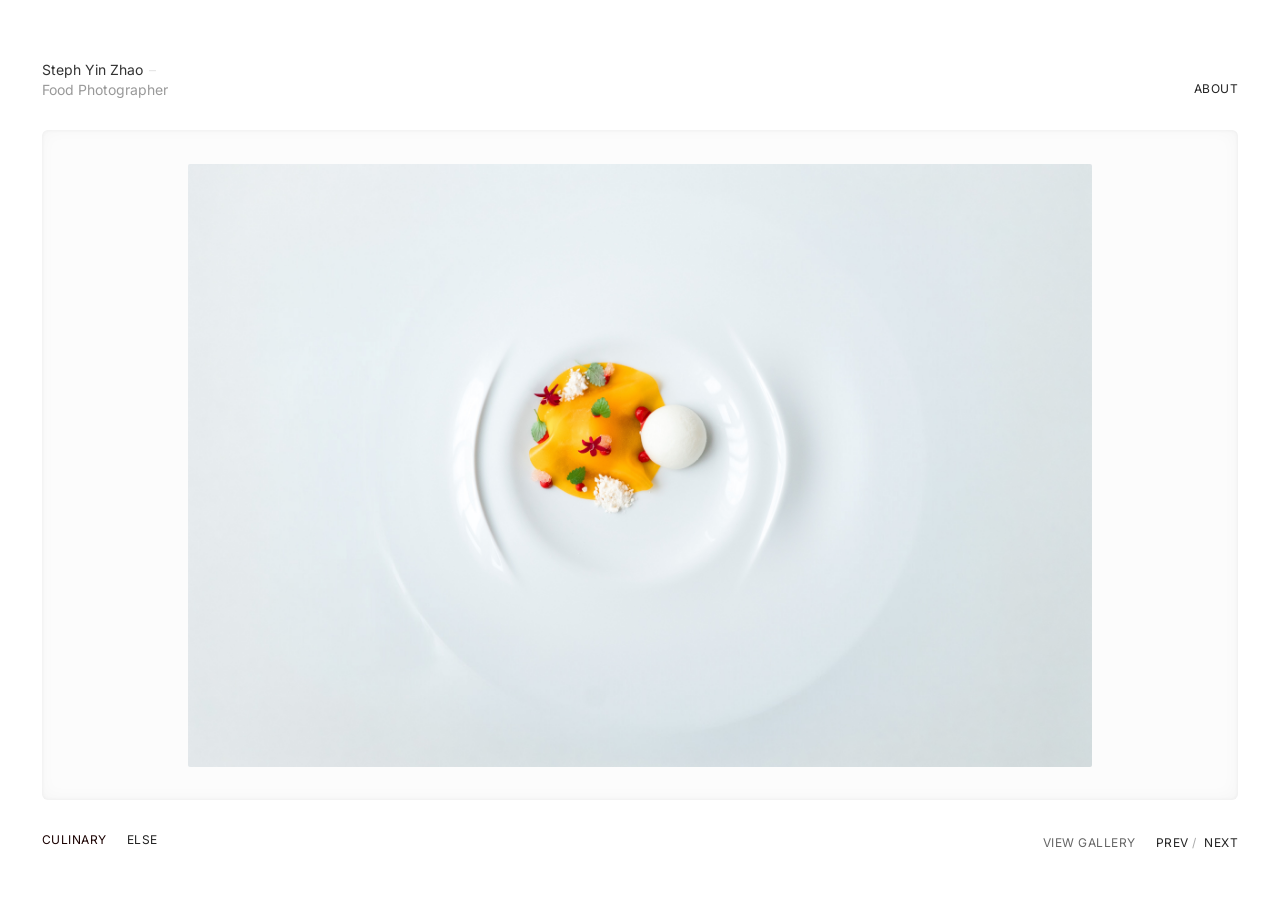
<file: index.html>
<!DOCTYPE html>
<html lang="en">
<head>
<meta charset="utf-8">
<title>steph.photo</title>
<meta name="viewport" content="width=device-width, initial-scale=1">
<link rel="icon" href="favicon.svg" type="image/svg+xml">
<!-- Proxima Nova: paste your Adobe Fonts embed here -->
<link rel="stylesheet" href="css/site.css?v=21">
</head>
<body class="gallery-page culinary-gallery">
<div id="canvas">
  <header id="header">
    <div id="logo">
      <h1 class="site-title"><a href="index.html"><span class="wm-name">Steph Yin Zhao</span> <span class="wm-dash">–</span> <span class="wm-role">Food Photographer</span></a></h1>
    </div>
    <input type="checkbox" id="menu-toggle" class="menu-toggle" aria-label="Toggle menu">
    <label for="menu-toggle" id="mobileMenuLink">Menu</label>
    <nav id="mobileNav" aria-label="Menu">
      <a href="graphs-food/">culinary</a>
      <a href="graphs-this-too/">else</a>
      <a href="about/">about</a>
    </nav>
    <nav id="mainNavigation" aria-label="Galleries"><a href="graphs-food/" class="active-link">culinary</a><a href="graphs-this-too/">else</a></nav>
    <nav id="secondaryNavigation" aria-label="Secondary"><a href="about/">about</a></nav>
  </header>
  <main id="page">
    <div id="galleryWrapper">
      <div id="slideshowWrapper">
        <div id="slideshow">
      <div class="slide"><img src="assets/culinary/00-image.jpg" alt="image.jpg"></div>
      <div class="slide"><img src="assets/culinary/01-20190830-IMG_9976.jpg" alt="20190830-IMG_9976.jpg"></div>
      <div class="slide"><img src="assets/culinary/02-IMG_0276.jpg" alt="IMG_0276.jpg"></div>
      <div class="slide"><img data-src="assets/culinary/03-IMG_0256.jpg" alt="IMG_0256.jpg"></div>
      <div class="slide"><img data-src="assets/culinary/04-TemporisTruffles-10.jpg" alt="TemporisTruffles-10.jpg"></div>
      <div class="slide"><img data-src="assets/culinary/05-20180816-IMG_0549.jpg" alt="20180816-IMG_0549.jpg"></div>
      <div class="slide"><img data-src="assets/culinary/06-20190815-IMG_9497.jpg" alt="20190815-IMG_9497.jpg"></div>
      <div class="slide"><img data-src="assets/culinary/13-20190815-IMG_9484.jpg" alt="20190815-IMG_9484.jpg"></div>
      <div class="slide"><img data-src="assets/culinary/07-20190523-_DSC8091-1.jpg" alt="20190523-_DSC8091-1.jpg"></div>
      <div class="slide"><img data-src="assets/culinary/08-20190228-_DSC9189.jpg" alt="20190228-_DSC9189.jpg"></div>
      <div class="slide"><img data-src="assets/culinary/09-20190815-IMG_9589.jpg" alt="20190815-IMG_9589.jpg"></div>
      <div class="slide"><img data-src="assets/culinary/10-20190703-_DSC8397.jpg" alt="20190703-_DSC8397.jpg"></div>
      <div class="slide"><img data-src="assets/culinary/11-20190711-IMG_9273.jpg" alt="20190711-IMG_9273.jpg"></div>
      <div class="slide"><img data-src="assets/culinary/12-20190711-_DSC8636.jpg" alt="20190711-_DSC8636.jpg"></div>
      <div class="slide"><img data-src="assets/culinary/14-IMG_0009-2.jpg" alt="IMG_0009-2.jpg"></div>
      <div class="slide"><img data-src="assets/culinary/15-20171005-IMG_9575-1.jpg" alt="20171005-IMG_9575-1.jpg"></div>
      <div class="slide"><img data-src="assets/culinary/16-20171005-IMG_9577-2.jpg" alt="20171005-IMG_9577-2.jpg"></div>
      <div class="slide"><img data-src="assets/culinary/17-20190329-_DSC9744.jpg" alt="20190329-_DSC9744.jpg"></div>
      <div class="slide"><img data-src="assets/culinary/18-20171005-IMG_9533.jpg" alt="20171005-IMG_9533.jpg"></div>
      <div class="slide"><img data-src="assets/culinary/19-20171005-IMG_9540-1.jpg" alt="20171005-IMG_9540-1.jpg"></div>
      <div class="slide"><img data-src="assets/culinary/20-20171005-IMG_9518.jpg" alt="20171005-IMG_9518.jpg"></div>
      <div class="slide"><img data-src="assets/culinary/21-Caviar2.jpg" alt="Caviar2.jpg"></div>
      <div class="slide"><img data-src="assets/culinary/22-Caviar4.jpg" alt="Caviar4.jpg"></div>
      <div class="slide"><img data-src="assets/culinary/23-Uni5.jpg" alt="Uni5.jpg"></div>
      <div class="slide"><img data-src="assets/culinary/24-Uni3.jpg" alt="Uni3.jpg"></div>
      <div class="slide"><img data-src="assets/culinary/25-TemporisFav-22.jpg" alt="TemporisFav-22.jpg"></div>
      <div class="slide"><img data-src="assets/culinary/26-Copy-of-TemporisFav-24-1.jpg" alt="Copy-of-TemporisFav-24-1.jpg"></div>
      <div class="slide"><img data-src="assets/culinary/27-TemporisFav-39-1.jpg" alt="TemporisFav-39-1.jpg"></div>
      <div class="slide"><img data-src="assets/culinary/28-TemporisFav-30-1.jpg" alt="TemporisFav-30-1.jpg"></div>
      <div class="slide"><img data-src="assets/culinary/29-_DSC9399.jpg" alt="_DSC9399.jpg"></div>
      <div class="slide"><img data-src="assets/culinary/30-20190512-_DSC0030.jpg" alt="20190512-_DSC0030.jpg"></div>
      <div class="slide"><img data-src="assets/culinary/31-20181123-_DSC7887.jpg" alt="20181123-_DSC7887.jpg"></div>
      <div class="slide"><img data-src="assets/culinary/33-20171005-IMG_9684-2.jpg" alt="20171005-IMG_9684-2.jpg"></div>
      <div class="slide"><img data-src="assets/culinary/34-20190830-IMG_9940.jpg" alt="20190830-IMG_9940.jpg"></div>
      <div class="slide"><img data-src="assets/culinary/38-20190703-_DSC8378.jpg" alt="20190703-_DSC8378.jpg"></div>
      <div class="slide"><img data-src="assets/culinary/37-IMG_0250.jpg" alt="IMG_0250.jpg"></div>
        </div>
        <div class="overlay-controls left-control"></div>
        <div class="overlay-controls center-control thumbnail-toggle" title="view thumbnails"></div>
        <div class="overlay-controls right-control"></div>
      </div>
      <div class="meta">
        <div class="gallery-controls" id="simpleControls"><span class="control prev-slide">prev</span> / <span class="control next-slide">next</span></div>
        <div class="thumbnail-toggle">view gallery</div>
      </div>
      <div id="thumbnails">
        <div class="thumb-col">
          <div class="thumb" data-slide="0"><img src="assets/culinary/00-image.jpg" loading="lazy" alt="image.jpg"></div>
          <div class="thumb" data-slide="3"><img src="assets/culinary/03-IMG_0256.jpg" loading="lazy" alt="IMG_0256.jpg"></div>
          <div class="thumb" data-slide="6"><img src="assets/culinary/06-20190815-IMG_9497.jpg" loading="lazy" alt="20190815-IMG_9497.jpg"></div>
          <div class="thumb" data-slide="9"><img src="assets/culinary/08-20190228-_DSC9189.jpg" loading="lazy" alt="20190228-_DSC9189.jpg"></div>
          <div class="thumb" data-slide="12"><img src="assets/culinary/11-20190711-IMG_9273.jpg" loading="lazy" alt="20190711-IMG_9273.jpg"></div>
          <div class="thumb" data-slide="15"><img src="assets/culinary/15-20171005-IMG_9575-1.jpg" loading="lazy" alt="20171005-IMG_9575-1.jpg"></div>
          <div class="thumb" data-slide="18"><img src="assets/culinary/18-20171005-IMG_9533.jpg" loading="lazy" alt="20171005-IMG_9533.jpg"></div>
          <div class="thumb" data-slide="21"><img src="assets/culinary/21-Caviar2.jpg" loading="lazy" alt="Caviar2.jpg"></div>
          <div class="thumb" data-slide="24"><img src="assets/culinary/24-Uni3.jpg" loading="lazy" alt="Uni3.jpg"></div>
          <div class="thumb" data-slide="27"><img src="assets/culinary/27-TemporisFav-39-1.jpg" loading="lazy" alt="TemporisFav-39-1.jpg"></div>
          <div class="thumb" data-slide="30"><img src="assets/culinary/30-20190512-_DSC0030.jpg" loading="lazy" alt="20190512-_DSC0030.jpg"></div>
          <div class="thumb" data-slide="33"><img src="assets/culinary/34-20190830-IMG_9940.jpg" loading="lazy" alt="20190830-IMG_9940.jpg"></div>
        </div>
        <div class="thumb-col">
          <div class="thumb" data-slide="1"><img src="assets/culinary/01-20190830-IMG_9976.jpg" loading="lazy" alt="20190830-IMG_9976.jpg"></div>
          <div class="thumb" data-slide="4"><img src="assets/culinary/04-TemporisTruffles-10.jpg" loading="lazy" alt="TemporisTruffles-10.jpg"></div>
          <div class="thumb" data-slide="7"><img src="assets/culinary/13-20190815-IMG_9484.jpg" loading="lazy" alt="20190815-IMG_9484.jpg"></div>
          <div class="thumb" data-slide="10"><img src="assets/culinary/09-20190815-IMG_9589.jpg" loading="lazy" alt="20190815-IMG_9589.jpg"></div>
          <div class="thumb" data-slide="13"><img src="assets/culinary/12-20190711-_DSC8636.jpg" loading="lazy" alt="20190711-_DSC8636.jpg"></div>
          <div class="thumb" data-slide="16"><img src="assets/culinary/16-20171005-IMG_9577-2.jpg" loading="lazy" alt="20171005-IMG_9577-2.jpg"></div>
          <div class="thumb" data-slide="19"><img src="assets/culinary/19-20171005-IMG_9540-1.jpg" loading="lazy" alt="20171005-IMG_9540-1.jpg"></div>
          <div class="thumb" data-slide="22"><img src="assets/culinary/22-Caviar4.jpg" loading="lazy" alt="Caviar4.jpg"></div>
          <div class="thumb" data-slide="25"><img src="assets/culinary/25-TemporisFav-22.jpg" loading="lazy" alt="TemporisFav-22.jpg"></div>
          <div class="thumb" data-slide="28"><img src="assets/culinary/28-TemporisFav-30-1.jpg" loading="lazy" alt="TemporisFav-30-1.jpg"></div>
          <div class="thumb" data-slide="31"><img src="assets/culinary/31-20181123-_DSC7887.jpg" loading="lazy" alt="20181123-_DSC7887.jpg"></div>
          <div class="thumb" data-slide="34"><img src="assets/culinary/38-20190703-_DSC8378.jpg" loading="lazy" alt="20190703-_DSC8378.jpg"></div>
        </div>
        <div class="thumb-col">
          <div class="thumb" data-slide="2"><img src="assets/culinary/02-IMG_0276.jpg" loading="lazy" alt="IMG_0276.jpg"></div>
          <div class="thumb" data-slide="5"><img src="assets/culinary/05-20180816-IMG_0549.jpg" loading="lazy" alt="20180816-IMG_0549.jpg"></div>
          <div class="thumb" data-slide="8"><img src="assets/culinary/07-20190523-_DSC8091-1.jpg" loading="lazy" alt="20190523-_DSC8091-1.jpg"></div>
          <div class="thumb" data-slide="11"><img src="assets/culinary/10-20190703-_DSC8397.jpg" loading="lazy" alt="20190703-_DSC8397.jpg"></div>
          <div class="thumb" data-slide="14"><img src="assets/culinary/14-IMG_0009-2.jpg" loading="lazy" alt="IMG_0009-2.jpg"></div>
          <div class="thumb" data-slide="17"><img src="assets/culinary/17-20190329-_DSC9744.jpg" loading="lazy" alt="20190329-_DSC9744.jpg"></div>
          <div class="thumb" data-slide="20"><img src="assets/culinary/20-20171005-IMG_9518.jpg" loading="lazy" alt="20171005-IMG_9518.jpg"></div>
          <div class="thumb" data-slide="23"><img src="assets/culinary/23-Uni5.jpg" loading="lazy" alt="Uni5.jpg"></div>
          <div class="thumb" data-slide="26"><img src="assets/culinary/26-Copy-of-TemporisFav-24-1.jpg" loading="lazy" alt="Copy-of-TemporisFav-24-1.jpg"></div>
          <div class="thumb" data-slide="29"><img src="assets/culinary/29-_DSC9399.jpg" loading="lazy" alt="_DSC9399.jpg"></div>
          <div class="thumb" data-slide="32"><img src="assets/culinary/33-20171005-IMG_9684-2.jpg" loading="lazy" alt="20171005-IMG_9684-2.jpg"></div>
          <div class="thumb" data-slide="35"><img src="assets/culinary/37-IMG_0250.jpg" loading="lazy" alt="IMG_0250.jpg"></div>
        </div>
      </div>
    </div>
  </main>
</div>
<script src="js/gallery.js?v=9"></script>
</body>
</html>
</file>
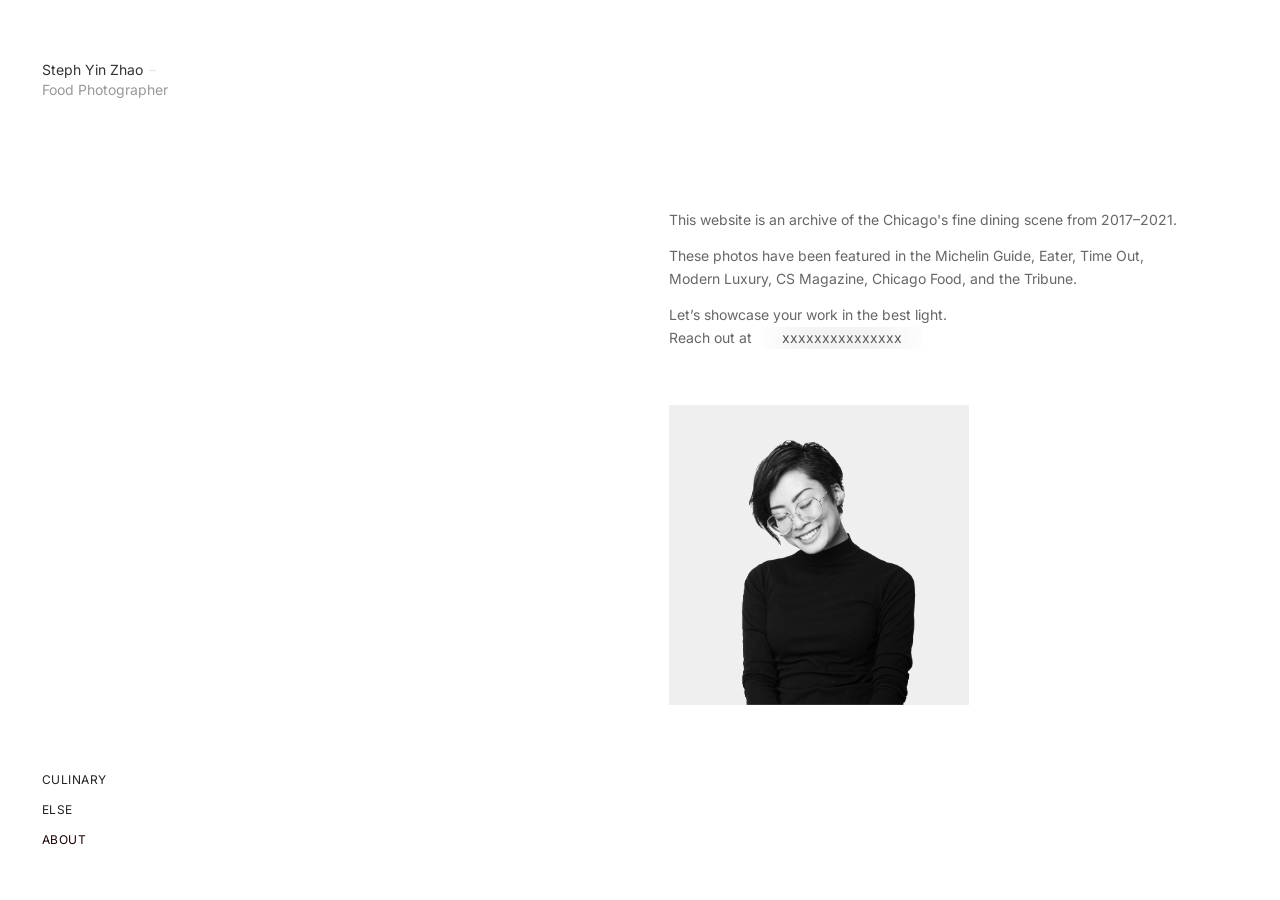
<file: about/index.html>
<!DOCTYPE html>
<html lang="en">
<head>
<meta charset="utf-8">
<title>steph.photo</title>
<meta name="viewport" content="width=device-width, initial-scale=1">
<link rel="icon" href="../favicon.svg" type="image/svg+xml">
<!-- Proxima Nova: paste your Adobe Fonts embed here -->
<link rel="stylesheet" href="../css/site.css?v=17">
</head>
<body class="text-page">
<div id="canvas">
  <header id="header">
    <div id="logo">
      <h1 class="site-title"><a href="../index.html"><span class="wm-name">Steph Yin Zhao</span> <span class="wm-dash">–</span> <span class="wm-role">Food Photographer</span></a></h1>
    </div>
    <input type="checkbox" id="menu-toggle" class="menu-toggle" aria-label="Toggle menu">
    <label for="menu-toggle" id="mobileMenuLink">Menu</label>
    <nav id="mobileNav" aria-label="Menu">
      <a href="../graphs-food/">culinary</a>
      <a href="../graphs-this-too/">else</a>
      <a href="../about/">about</a>
    </nav>
    <nav id="mainNavigation" aria-label="Galleries"><a href="../graphs-food/">culinary</a><a href="../graphs-this-too/">else</a></nav>
    <nav id="secondaryNavigation" aria-label="Secondary"><a href="../about/" class="active-link">about</a></nav>
  </header>
  <main id="page">
    <div class="main-content">
      <p>This website is an archive of the Chicago's fine dining scene from <span class="nowrap">2017–2021</span>.</p>
      <p>These photos have been featured in the Michelin Guide, Eater, Time Out, Modern Luxury, CS Magazine, Chicago Food, and the Tribune.</p>
      <p>Let’s showcase your work in the best light.<br>Reach out at <span class="redact" aria-hidden="true">xxxxxxxxxxxxxxx<span class="redact-blur"></span></span></p>
      <div class="portrait"><img src="../assets/about/yinzhao.jpg" alt="Steph Yin Zhao"></div>
    </div>
  </main>
</div>
</body>
</html>
</file>
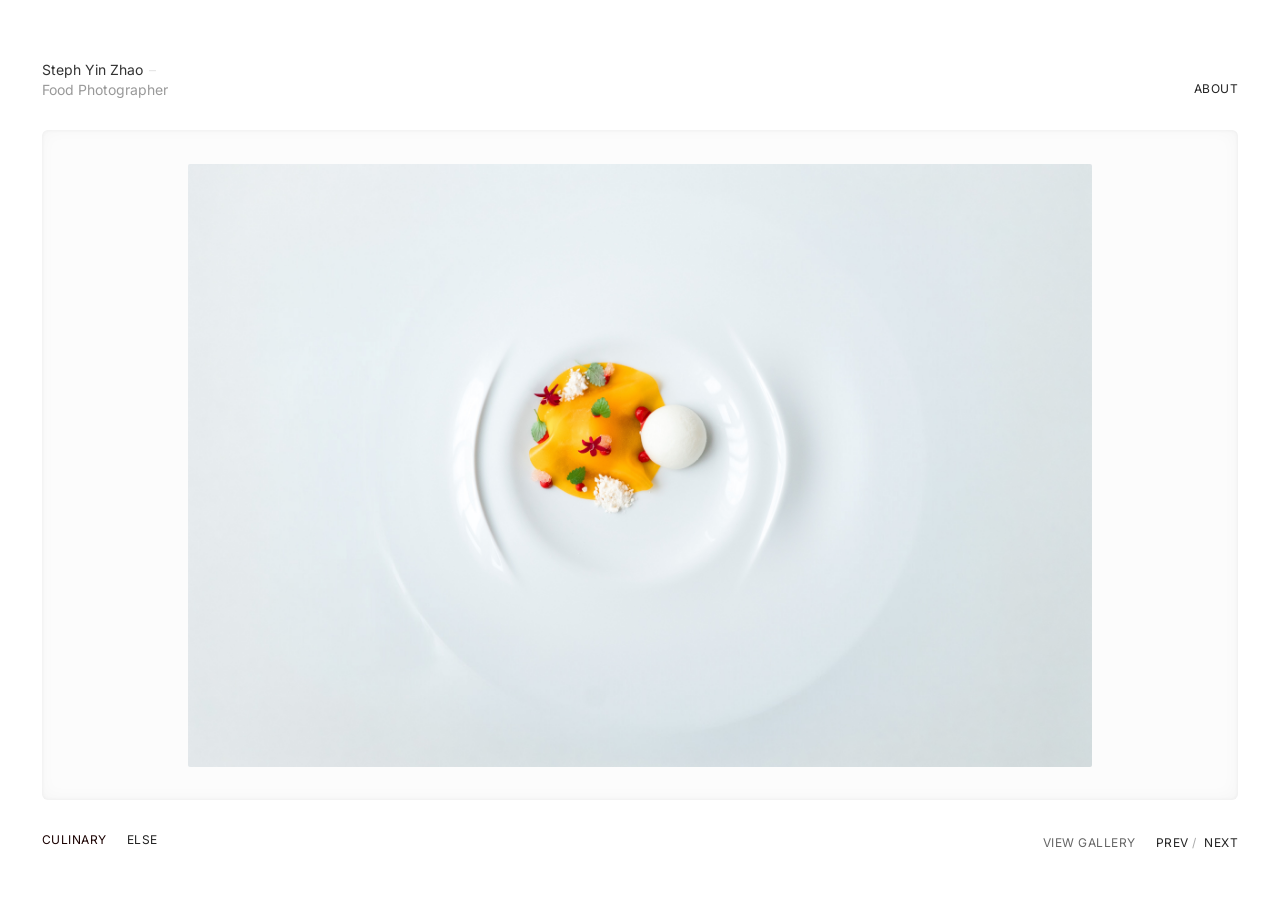
<file: graphs-food/index.html>
<!DOCTYPE html>
<html lang="en">
<head>
<meta charset="utf-8">
<title>steph.photo</title>
<meta name="viewport" content="width=device-width, initial-scale=1">
<link rel="icon" href="../favicon.svg" type="image/svg+xml">
<!-- Proxima Nova: paste your Adobe Fonts embed here -->
<link rel="stylesheet" href="../css/site.css?v=21">
</head>
<body class="gallery-page culinary-gallery">
<div id="canvas">
  <header id="header">
    <div id="logo">
      <h1 class="site-title"><a href="../index.html"><span class="wm-name">Steph Yin Zhao</span> <span class="wm-dash">–</span> <span class="wm-role">Food Photographer</span></a></h1>
    </div>
    <input type="checkbox" id="menu-toggle" class="menu-toggle" aria-label="Toggle menu">
    <label for="menu-toggle" id="mobileMenuLink">Menu</label>
    <nav id="mobileNav" aria-label="Menu">
      <a href="../graphs-food/">culinary</a>
      <a href="../graphs-this-too/">else</a>
      <a href="../about/">about</a>
    </nav>
    <nav id="mainNavigation" aria-label="Galleries"><a href="../graphs-food/" class="active-link">culinary</a><a href="../graphs-this-too/">else</a></nav>
    <nav id="secondaryNavigation" aria-label="Secondary"><a href="../about/">about</a></nav>
  </header>
  <main id="page">
    <div id="galleryWrapper">
      <div id="slideshowWrapper">
        <div id="slideshow">
      <div class="slide"><img src="../assets/culinary/00-image.jpg" alt="image.jpg"></div>
      <div class="slide"><img src="../assets/culinary/01-20190830-IMG_9976.jpg" alt="20190830-IMG_9976.jpg"></div>
      <div class="slide"><img src="../assets/culinary/02-IMG_0276.jpg" alt="IMG_0276.jpg"></div>
      <div class="slide"><img data-src="../assets/culinary/03-IMG_0256.jpg" alt="IMG_0256.jpg"></div>
      <div class="slide"><img data-src="../assets/culinary/04-TemporisTruffles-10.jpg" alt="TemporisTruffles-10.jpg"></div>
      <div class="slide"><img data-src="../assets/culinary/05-20180816-IMG_0549.jpg" alt="20180816-IMG_0549.jpg"></div>
      <div class="slide"><img data-src="../assets/culinary/06-20190815-IMG_9497.jpg" alt="20190815-IMG_9497.jpg"></div>
      <div class="slide"><img data-src="../assets/culinary/13-20190815-IMG_9484.jpg" alt="20190815-IMG_9484.jpg"></div>
      <div class="slide"><img data-src="../assets/culinary/07-20190523-_DSC8091-1.jpg" alt="20190523-_DSC8091-1.jpg"></div>
      <div class="slide"><img data-src="../assets/culinary/08-20190228-_DSC9189.jpg" alt="20190228-_DSC9189.jpg"></div>
      <div class="slide"><img data-src="../assets/culinary/09-20190815-IMG_9589.jpg" alt="20190815-IMG_9589.jpg"></div>
      <div class="slide"><img data-src="../assets/culinary/10-20190703-_DSC8397.jpg" alt="20190703-_DSC8397.jpg"></div>
      <div class="slide"><img data-src="../assets/culinary/11-20190711-IMG_9273.jpg" alt="20190711-IMG_9273.jpg"></div>
      <div class="slide"><img data-src="../assets/culinary/12-20190711-_DSC8636.jpg" alt="20190711-_DSC8636.jpg"></div>
      <div class="slide"><img data-src="../assets/culinary/14-IMG_0009-2.jpg" alt="IMG_0009-2.jpg"></div>
      <div class="slide"><img data-src="../assets/culinary/15-20171005-IMG_9575-1.jpg" alt="20171005-IMG_9575-1.jpg"></div>
      <div class="slide"><img data-src="../assets/culinary/16-20171005-IMG_9577-2.jpg" alt="20171005-IMG_9577-2.jpg"></div>
      <div class="slide"><img data-src="../assets/culinary/17-20190329-_DSC9744.jpg" alt="20190329-_DSC9744.jpg"></div>
      <div class="slide"><img data-src="../assets/culinary/18-20171005-IMG_9533.jpg" alt="20171005-IMG_9533.jpg"></div>
      <div class="slide"><img data-src="../assets/culinary/19-20171005-IMG_9540-1.jpg" alt="20171005-IMG_9540-1.jpg"></div>
      <div class="slide"><img data-src="../assets/culinary/20-20171005-IMG_9518.jpg" alt="20171005-IMG_9518.jpg"></div>
      <div class="slide"><img data-src="../assets/culinary/21-Caviar2.jpg" alt="Caviar2.jpg"></div>
      <div class="slide"><img data-src="../assets/culinary/22-Caviar4.jpg" alt="Caviar4.jpg"></div>
      <div class="slide"><img data-src="../assets/culinary/23-Uni5.jpg" alt="Uni5.jpg"></div>
      <div class="slide"><img data-src="../assets/culinary/24-Uni3.jpg" alt="Uni3.jpg"></div>
      <div class="slide"><img data-src="../assets/culinary/25-TemporisFav-22.jpg" alt="TemporisFav-22.jpg"></div>
      <div class="slide"><img data-src="../assets/culinary/26-Copy-of-TemporisFav-24-1.jpg" alt="Copy-of-TemporisFav-24-1.jpg"></div>
      <div class="slide"><img data-src="../assets/culinary/27-TemporisFav-39-1.jpg" alt="TemporisFav-39-1.jpg"></div>
      <div class="slide"><img data-src="../assets/culinary/28-TemporisFav-30-1.jpg" alt="TemporisFav-30-1.jpg"></div>
      <div class="slide"><img data-src="../assets/culinary/29-_DSC9399.jpg" alt="_DSC9399.jpg"></div>
      <div class="slide"><img data-src="../assets/culinary/30-20190512-_DSC0030.jpg" alt="20190512-_DSC0030.jpg"></div>
      <div class="slide"><img data-src="../assets/culinary/31-20181123-_DSC7887.jpg" alt="20181123-_DSC7887.jpg"></div>
      <div class="slide"><img data-src="../assets/culinary/33-20171005-IMG_9684-2.jpg" alt="20171005-IMG_9684-2.jpg"></div>
      <div class="slide"><img data-src="../assets/culinary/34-20190830-IMG_9940.jpg" alt="20190830-IMG_9940.jpg"></div>
      <div class="slide"><img data-src="../assets/culinary/38-20190703-_DSC8378.jpg" alt="20190703-_DSC8378.jpg"></div>
      <div class="slide"><img data-src="../assets/culinary/37-IMG_0250.jpg" alt="IMG_0250.jpg"></div>
        </div>
        <div class="overlay-controls left-control"></div>
        <div class="overlay-controls center-control thumbnail-toggle" title="view thumbnails"></div>
        <div class="overlay-controls right-control"></div>
      </div>
      <div class="meta">
        <div class="gallery-controls" id="simpleControls"><span class="control prev-slide">prev</span> / <span class="control next-slide">next</span></div>
        <div class="thumbnail-toggle">view gallery</div>
      </div>
      <div id="thumbnails">
        <div class="thumb-col">
          <div class="thumb" data-slide="0"><img src="../assets/culinary/00-image.jpg" loading="lazy" alt="image.jpg"></div>
          <div class="thumb" data-slide="3"><img src="../assets/culinary/03-IMG_0256.jpg" loading="lazy" alt="IMG_0256.jpg"></div>
          <div class="thumb" data-slide="6"><img src="../assets/culinary/06-20190815-IMG_9497.jpg" loading="lazy" alt="20190815-IMG_9497.jpg"></div>
          <div class="thumb" data-slide="9"><img src="../assets/culinary/08-20190228-_DSC9189.jpg" loading="lazy" alt="20190228-_DSC9189.jpg"></div>
          <div class="thumb" data-slide="12"><img src="../assets/culinary/11-20190711-IMG_9273.jpg" loading="lazy" alt="20190711-IMG_9273.jpg"></div>
          <div class="thumb" data-slide="15"><img src="../assets/culinary/15-20171005-IMG_9575-1.jpg" loading="lazy" alt="20171005-IMG_9575-1.jpg"></div>
          <div class="thumb" data-slide="18"><img src="../assets/culinary/18-20171005-IMG_9533.jpg" loading="lazy" alt="20171005-IMG_9533.jpg"></div>
          <div class="thumb" data-slide="21"><img src="../assets/culinary/21-Caviar2.jpg" loading="lazy" alt="Caviar2.jpg"></div>
          <div class="thumb" data-slide="24"><img src="../assets/culinary/24-Uni3.jpg" loading="lazy" alt="Uni3.jpg"></div>
          <div class="thumb" data-slide="27"><img src="../assets/culinary/27-TemporisFav-39-1.jpg" loading="lazy" alt="TemporisFav-39-1.jpg"></div>
          <div class="thumb" data-slide="30"><img src="../assets/culinary/30-20190512-_DSC0030.jpg" loading="lazy" alt="20190512-_DSC0030.jpg"></div>
          <div class="thumb" data-slide="33"><img src="../assets/culinary/34-20190830-IMG_9940.jpg" loading="lazy" alt="20190830-IMG_9940.jpg"></div>
        </div>
        <div class="thumb-col">
          <div class="thumb" data-slide="1"><img src="../assets/culinary/01-20190830-IMG_9976.jpg" loading="lazy" alt="20190830-IMG_9976.jpg"></div>
          <div class="thumb" data-slide="4"><img src="../assets/culinary/04-TemporisTruffles-10.jpg" loading="lazy" alt="TemporisTruffles-10.jpg"></div>
          <div class="thumb" data-slide="7"><img src="../assets/culinary/13-20190815-IMG_9484.jpg" loading="lazy" alt="20190815-IMG_9484.jpg"></div>
          <div class="thumb" data-slide="10"><img src="../assets/culinary/09-20190815-IMG_9589.jpg" loading="lazy" alt="20190815-IMG_9589.jpg"></div>
          <div class="thumb" data-slide="13"><img src="../assets/culinary/12-20190711-_DSC8636.jpg" loading="lazy" alt="20190711-_DSC8636.jpg"></div>
          <div class="thumb" data-slide="16"><img src="../assets/culinary/16-20171005-IMG_9577-2.jpg" loading="lazy" alt="20171005-IMG_9577-2.jpg"></div>
          <div class="thumb" data-slide="19"><img src="../assets/culinary/19-20171005-IMG_9540-1.jpg" loading="lazy" alt="20171005-IMG_9540-1.jpg"></div>
          <div class="thumb" data-slide="22"><img src="../assets/culinary/22-Caviar4.jpg" loading="lazy" alt="Caviar4.jpg"></div>
          <div class="thumb" data-slide="25"><img src="../assets/culinary/25-TemporisFav-22.jpg" loading="lazy" alt="TemporisFav-22.jpg"></div>
          <div class="thumb" data-slide="28"><img src="../assets/culinary/28-TemporisFav-30-1.jpg" loading="lazy" alt="TemporisFav-30-1.jpg"></div>
          <div class="thumb" data-slide="31"><img src="../assets/culinary/31-20181123-_DSC7887.jpg" loading="lazy" alt="20181123-_DSC7887.jpg"></div>
          <div class="thumb" data-slide="34"><img src="../assets/culinary/38-20190703-_DSC8378.jpg" loading="lazy" alt="20190703-_DSC8378.jpg"></div>
        </div>
        <div class="thumb-col">
          <div class="thumb" data-slide="2"><img src="../assets/culinary/02-IMG_0276.jpg" loading="lazy" alt="IMG_0276.jpg"></div>
          <div class="thumb" data-slide="5"><img src="../assets/culinary/05-20180816-IMG_0549.jpg" loading="lazy" alt="20180816-IMG_0549.jpg"></div>
          <div class="thumb" data-slide="8"><img src="../assets/culinary/07-20190523-_DSC8091-1.jpg" loading="lazy" alt="20190523-_DSC8091-1.jpg"></div>
          <div class="thumb" data-slide="11"><img src="../assets/culinary/10-20190703-_DSC8397.jpg" loading="lazy" alt="20190703-_DSC8397.jpg"></div>
          <div class="thumb" data-slide="14"><img src="../assets/culinary/14-IMG_0009-2.jpg" loading="lazy" alt="IMG_0009-2.jpg"></div>
          <div class="thumb" data-slide="17"><img src="../assets/culinary/17-20190329-_DSC9744.jpg" loading="lazy" alt="20190329-_DSC9744.jpg"></div>
          <div class="thumb" data-slide="20"><img src="../assets/culinary/20-20171005-IMG_9518.jpg" loading="lazy" alt="20171005-IMG_9518.jpg"></div>
          <div class="thumb" data-slide="23"><img src="../assets/culinary/23-Uni5.jpg" loading="lazy" alt="Uni5.jpg"></div>
          <div class="thumb" data-slide="26"><img src="../assets/culinary/26-Copy-of-TemporisFav-24-1.jpg" loading="lazy" alt="Copy-of-TemporisFav-24-1.jpg"></div>
          <div class="thumb" data-slide="29"><img src="../assets/culinary/29-_DSC9399.jpg" loading="lazy" alt="_DSC9399.jpg"></div>
          <div class="thumb" data-slide="32"><img src="../assets/culinary/33-20171005-IMG_9684-2.jpg" loading="lazy" alt="20171005-IMG_9684-2.jpg"></div>
          <div class="thumb" data-slide="35"><img src="../assets/culinary/37-IMG_0250.jpg" loading="lazy" alt="IMG_0250.jpg"></div>
        </div>
      </div>
    </div>
  </main>
</div>
<script src="../js/gallery.js?v=9"></script>
</body>
</html>
</file>
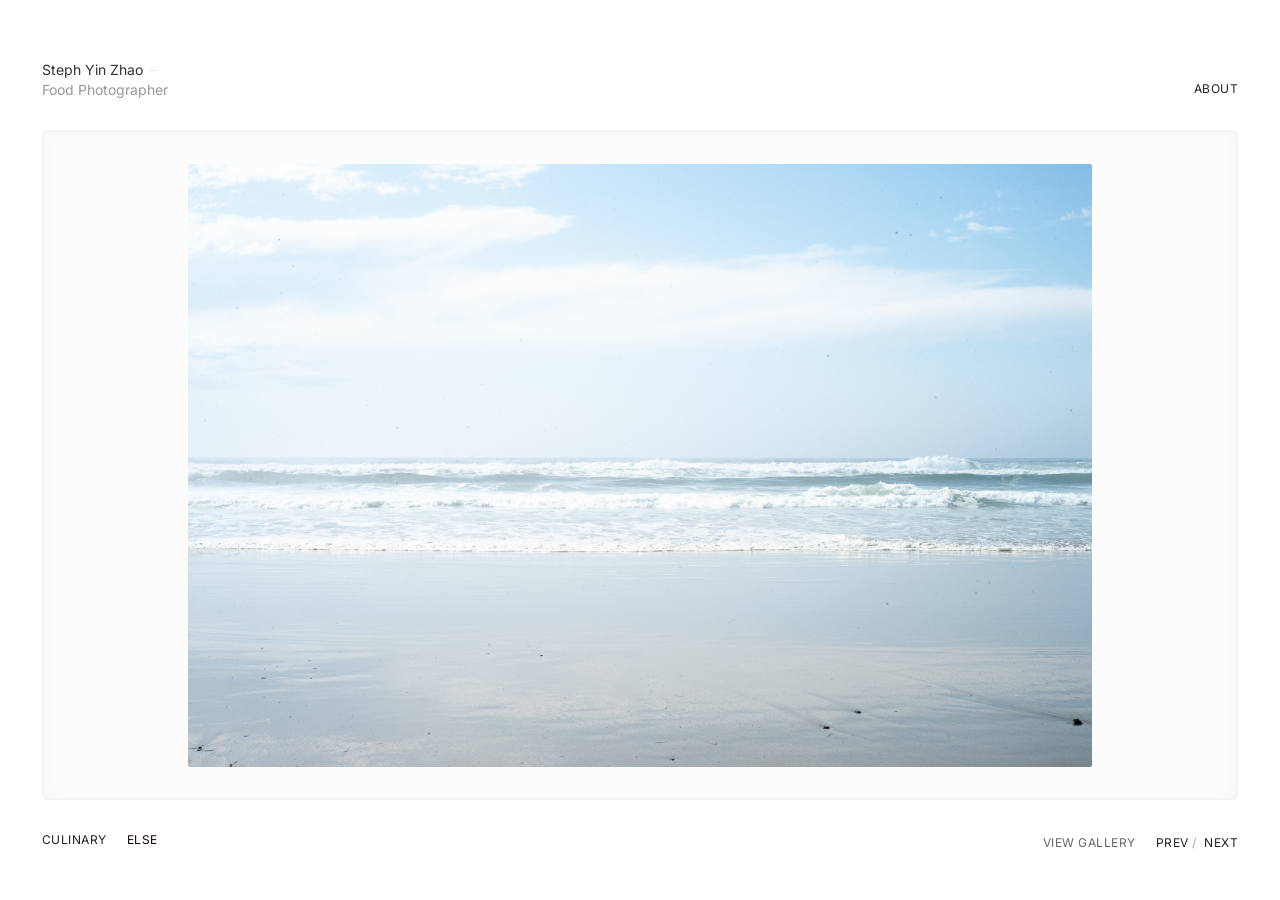
<file: graphs-this-too/index.html>
<!DOCTYPE html>
<html lang="en">
<head>
<meta charset="utf-8">
<title>steph.photo</title>
<meta name="viewport" content="width=device-width, initial-scale=1">
<link rel="icon" href="../favicon.svg" type="image/svg+xml">
<!-- Proxima Nova: paste your Adobe Fonts embed here -->
<link rel="stylesheet" href="../css/site.css?v=17">
</head>
<body class="gallery-page">
<div id="canvas">
  <header id="header">
    <div id="logo">
      <h1 class="site-title"><a href="../index.html"><span class="wm-name">Steph Yin Zhao</span> <span class="wm-dash">–</span> <span class="wm-role">Food Photographer</span></a></h1>
    </div>
    <input type="checkbox" id="menu-toggle" class="menu-toggle" aria-label="Toggle menu">
    <label for="menu-toggle" id="mobileMenuLink">Menu</label>
    <nav id="mobileNav" aria-label="Menu">
      <a href="../graphs-food/">culinary</a>
      <a href="../graphs-this-too/">else</a>
      <a href="../about/">about</a>
    </nav>
    <nav id="mainNavigation" aria-label="Galleries"><a href="../graphs-food/">culinary</a><a href="../graphs-this-too/" class="active-link">else</a></nav>
    <nav id="secondaryNavigation" aria-label="Secondary"><a href="../about/">about</a></nav>
  </header>
  <main id="page">
    <div id="galleryWrapper">
      <div id="slideshowWrapper">
        <div id="slideshow">
      <div class="slide"><img src="../assets/else/00-20190826-L9990124.jpg" alt="20190826-L9990124.jpg"></div>
      <div class="slide"><img src="../assets/else/01-20190826-L9990211.jpg" alt="20190826-L9990211.jpg"></div>
      <div class="slide"><img src="../assets/else/02-20190826-L9990214.jpg" alt="20190826-L9990214.jpg"></div>
      <div class="slide"><img data-src="../assets/else/03-20190826-L9990108.jpg" alt="20190826-L9990108.jpg"></div>
      <div class="slide"><img data-src="../assets/else/04-20190826-L9990159.jpg" alt="20190826-L9990159.jpg"></div>
      <div class="slide"><img data-src="../assets/else/05-20190826-L9990138.jpg" alt="20190826-L9990138.jpg"></div>
      <div class="slide"><img data-src="../assets/else/07-20190826-L9990227.jpg" alt="20190826-L9990227.jpg"></div>
      <div class="slide"><img data-src="../assets/else/09-20190825-L9990038.jpg" alt="20190825-L9990038.jpg"></div>
      <div class="slide"><img data-src="../assets/else/11-20190504-IMG_1145.jpg" alt="20190504-IMG_1145.jpg"></div>
      <div class="slide"><img data-src="../assets/else/12-20190504-IMG_1144.jpg" alt="20190504-IMG_1144.jpg"></div>
      <div class="slide"><img data-src="../assets/else/14-20190822-L9999988.jpg" alt="20190822-L9999988.jpg"></div>
      <div class="slide"><img data-src="../assets/else/15-20190826-L9990095.jpg" alt="20190826-L9990095.jpg"></div>
      <div class="slide"><img data-src="../assets/else/17-20190502-IMG_0925.jpg" alt="20190502-IMG_0925.jpg"></div>
      <div class="slide"><img data-src="../assets/else/18-20190504-IMG_1002.jpg" alt="20190504-IMG_1002.jpg"></div>
      <div class="slide"><img data-src="../assets/else/19-20190906-L9990737.jpg" alt="20190906-L9990737.jpg"></div>
      <div class="slide"><img data-src="../assets/else/20-20190827-L9990300.jpg" alt="20190827-L9990300.jpg"></div>
      <div class="slide"><img data-src="../assets/else/21-20190828-L9990303.jpg" alt="20190828-L9990303.jpg"></div>
      <div class="slide"><img data-src="../assets/else/22-20190903-L9990526.jpg" alt="20190903-L9990526.jpg"></div>
      <div class="slide"><img data-src="../assets/else/24-20190209-IMG_9908.jpg" alt="20190209-IMG_9908.jpg"></div>
      <div class="slide"><img data-src="../assets/else/25-20190209-IMG_9909.jpg" alt="20190209-IMG_9909.jpg"></div>
      <div class="slide"><img data-src="../assets/else/16-20190502-IMG_0906.jpg" alt="20190502-IMG_0906.jpg"></div>
      <div class="slide"><img data-src="../assets/else/13-20190502-IMG_0921.jpg" alt="20190502-IMG_0921.jpg"></div>
      <div class="slide"><img data-src="../assets/else/26-20190209-IMG_9886.jpg" alt="20190209-IMG_9886.jpg"></div>
      <div class="slide"><img data-src="../assets/else/27-20190606-L9999125.jpg" alt="20190606-L9999125.jpg"></div>
      <div class="slide"><img data-src="../assets/else/28-20190606-L9999103.jpg" alt="20190606-L9999103.jpg"></div>
      <div class="slide"><img data-src="../assets/else/29-20080102-IMG_9801.jpg" alt="20080102-IMG_9801.jpg"></div>
        </div>
        <div class="overlay-controls left-control"></div>
        <div class="overlay-controls center-control thumbnail-toggle" title="view thumbnails"></div>
        <div class="overlay-controls right-control"></div>
      </div>
      <div class="meta">
        <div class="gallery-controls" id="simpleControls"><span class="control prev-slide">prev</span> / <span class="control next-slide">next</span></div>
        <div class="thumbnail-toggle">view gallery</div>
      </div>
      <div id="thumbnails">
        <div class="thumb-col">
          <div class="thumb" data-slide="0"><img src="../assets/else/00-20190826-L9990124.jpg" loading="lazy" alt="20190826-L9990124.jpg"></div>
          <div class="thumb" data-slide="3"><img src="../assets/else/03-20190826-L9990108.jpg" loading="lazy" alt="20190826-L9990108.jpg"></div>
          <div class="thumb" data-slide="6"><img src="../assets/else/07-20190826-L9990227.jpg" loading="lazy" alt="20190826-L9990227.jpg"></div>
          <div class="thumb" data-slide="9"><img src="../assets/else/12-20190504-IMG_1144.jpg" loading="lazy" alt="20190504-IMG_1144.jpg"></div>
          <div class="thumb" data-slide="12"><img src="../assets/else/17-20190502-IMG_0925.jpg" loading="lazy" alt="20190502-IMG_0925.jpg"></div>
          <div class="thumb" data-slide="15"><img src="../assets/else/20-20190827-L9990300.jpg" loading="lazy" alt="20190827-L9990300.jpg"></div>
          <div class="thumb" data-slide="18"><img src="../assets/else/24-20190209-IMG_9908.jpg" loading="lazy" alt="20190209-IMG_9908.jpg"></div>
          <div class="thumb" data-slide="21"><img src="../assets/else/13-20190502-IMG_0921.jpg" loading="lazy" alt="20190502-IMG_0921.jpg"></div>
          <div class="thumb" data-slide="24"><img src="../assets/else/28-20190606-L9999103.jpg" loading="lazy" alt="20190606-L9999103.jpg"></div>
        </div>
        <div class="thumb-col">
          <div class="thumb" data-slide="1"><img src="../assets/else/01-20190826-L9990211.jpg" loading="lazy" alt="20190826-L9990211.jpg"></div>
          <div class="thumb" data-slide="4"><img src="../assets/else/04-20190826-L9990159.jpg" loading="lazy" alt="20190826-L9990159.jpg"></div>
          <div class="thumb" data-slide="7"><img src="../assets/else/09-20190825-L9990038.jpg" loading="lazy" alt="20190825-L9990038.jpg"></div>
          <div class="thumb" data-slide="10"><img src="../assets/else/14-20190822-L9999988.jpg" loading="lazy" alt="20190822-L9999988.jpg"></div>
          <div class="thumb" data-slide="13"><img src="../assets/else/18-20190504-IMG_1002.jpg" loading="lazy" alt="20190504-IMG_1002.jpg"></div>
          <div class="thumb" data-slide="16"><img src="../assets/else/21-20190828-L9990303.jpg" loading="lazy" alt="20190828-L9990303.jpg"></div>
          <div class="thumb" data-slide="19"><img src="../assets/else/25-20190209-IMG_9909.jpg" loading="lazy" alt="20190209-IMG_9909.jpg"></div>
          <div class="thumb" data-slide="22"><img src="../assets/else/26-20190209-IMG_9886.jpg" loading="lazy" alt="20190209-IMG_9886.jpg"></div>
          <div class="thumb" data-slide="25"><img src="../assets/else/29-20080102-IMG_9801.jpg" loading="lazy" alt="20080102-IMG_9801.jpg"></div>
        </div>
        <div class="thumb-col">
          <div class="thumb" data-slide="2"><img src="../assets/else/02-20190826-L9990214.jpg" loading="lazy" alt="20190826-L9990214.jpg"></div>
          <div class="thumb" data-slide="5"><img src="../assets/else/05-20190826-L9990138.jpg" loading="lazy" alt="20190826-L9990138.jpg"></div>
          <div class="thumb" data-slide="8"><img src="../assets/else/11-20190504-IMG_1145.jpg" loading="lazy" alt="20190504-IMG_1145.jpg"></div>
          <div class="thumb" data-slide="11"><img src="../assets/else/15-20190826-L9990095.jpg" loading="lazy" alt="20190826-L9990095.jpg"></div>
          <div class="thumb" data-slide="14"><img src="../assets/else/19-20190906-L9990737.jpg" loading="lazy" alt="20190906-L9990737.jpg"></div>
          <div class="thumb" data-slide="17"><img src="../assets/else/22-20190903-L9990526.jpg" loading="lazy" alt="20190903-L9990526.jpg"></div>
          <div class="thumb" data-slide="20"><img src="../assets/else/16-20190502-IMG_0906.jpg" loading="lazy" alt="20190502-IMG_0906.jpg"></div>
          <div class="thumb" data-slide="23"><img src="../assets/else/27-20190606-L9999125.jpg" loading="lazy" alt="20190606-L9999125.jpg"></div>
        </div>
      </div>
    </div>
  </main>
</div>
<script src="../js/gallery.js?v=7"></script>
</body>
</html>
</file>
<file: css/site.css>
/* steph.photo — rebuild of the Wells (Squarespace 7.0) portfolio
   All values extracted from the original compiled site.css and verified
   against the cascade — see reference/rebuild-spec.md */

/* Type: Inter — the standard free substitute for the original's Proxima Nova.
   Loaded from Google Fonts. To self-host later: drop the woff2s in
   assets/fonts/ and swap this @import for an @font-face block. */
@import url('https://fonts.googleapis.com/css2?family=Inter:wght@400;500;700&display=swap');

* { box-sizing: border-box; }

body {
  margin: 0;
  background-color: #fff;
  color: #666;
  font-family: "Inter", "Helvetica Neue", Helvetica, Arial, sans-serif;
  -webkit-font-smoothing: antialiased;
  -moz-osx-font-smoothing: grayscale;
  text-rendering: optimizeLegibility;
  font-feature-settings: "calt" 1;
  font-weight: 400;
  font-size: 14px;
  line-height: 1.6em;
  letter-spacing: normal;
}

a { color: #666; text-decoration: none; }

#canvas {
  padding: 60px 42px; /* top 60, sides 42 — matching steph.design */
  position: relative;
  min-height: 100vh;
  min-width: 900px;
}

/* cap text pages for line readability; gallery pages fill the viewport like the demo */
body.text-page #canvas { max-width: 1233px; }

/* ---- sidebar (Wells #headerWrapper: fixed, 180px wide at 50,50) ---- */

#header {
  position: fixed;
  top: 60px;
  left: 42px;
  width: 180px;
  z-index: 999;
}

#logo { margin-bottom: 30px; }

/* name–role wordmark, matching steph.design: Inter 14/20, regular weight,
   name #333, role #999, en-dash divider */
#logo .site-title {
  margin: 0;
  font-size: 14px;
  font-weight: 400;
  line-height: 20px;
  letter-spacing: normal;
}

#logo .site-title a { color: #333; display: inline-flex; flex-wrap: wrap; column-gap: 6px; align-items: baseline; } /* 6px around the dash, matching steph.design's .link gap */
#logo .wm-role { color: #999; }
#logo .wm-dash { color: #e6e6e6; } /* light divider, matching steph.design's .nav-divider */
/* narrow sidebar: keep each phrase intact so it breaks between name and role, not mid-phrase */
#logo .wm-name, #logo .wm-role { white-space: nowrap; }

#header nav + nav { margin-top: 20px; }
#header nav a { display: block; padding: .2em 0; }

#mainNavigation {
  position: fixed;
  left: 42px;
  bottom: 80px; /* 30px above ABOUT (50px) — uniform rhythm */
  z-index: 999;
  display: flex;
  flex-direction: column;
  gap: 10.8px; /* even rhythm: 30px baseline-to-baseline between CULINARY/ELSE/ABOUT (30 − 19.2px line box) */
  font-size: 12px;
}
#mainNavigation a { color: #222; text-transform: uppercase; letter-spacing: .04em; line-height: 1.2em; padding: 0; }
body.gallery-page #mainNavigation { bottom: 147px; } /* 30px above ABOUT (117px) on gallery pages */
body.view-thumbs #mainNavigation { bottom: 80px; }

/* "about" lives in the bottom-left controls cluster, styled like PREV / NEXT */
#secondaryNavigation {
  position: fixed;
  left: 42px;
  bottom: 50px;
  z-index: 999;
  font-size: 12px;
}
#secondaryNavigation a { color: #222; text-transform: uppercase; letter-spacing: .04em; line-height: 1.2em; }
/* on gallery pages, lift "about" above the PREV/NEXT + SHOW THUMBNAILS controls, with breathing room */
body.gallery-page #secondaryNavigation { bottom: 117px; }
/* thumbnail view has no controls, so ABOUT drops back to the bottom instead of floating mid-air */
body.view-thumbs #secondaryNavigation { bottom: 50px; }

#header nav a:hover,
#header nav a.active-link { color: #1a0000; }

/* mobile menu (Wells-style) — hidden on desktop, revealed below 800px */
.menu-toggle, #mobileMenuLink, #mobileNav { display: none; }

/* ---- content area, offset past the sidebar ---- */

#page {
  margin-left: 250px;
  position: relative;
}

/* text pages */
.main-content { max-width: 640px; }
.main-content img { max-width: 100%; height: auto; }
/* about: copy floats to the right of the page with generous left whitespace */
body.text-page .main-content { max-width: 522px; margin-left: auto; } /* tuned: archive stays one line, press list breaks before "Modern" */
.nowrap { white-space: nowrap; }
/* across all desktop widths, vertically center the about content in the viewport */
@media (min-width: 801px) {
  body.text-page #page {
    min-height: calc(100vh - 120px);
    display: flex;
    flex-direction: column;
    justify-content: center;
  }
}

/* blog: right sidebar (blog-sidebar-right, #sidebarWrapper 200px) */
body.blog-page .main-content { max-width: none; margin-right: 250px; }
#blogSidebar { position: absolute; top: 0; right: 0; width: 200px; }
#blogSidebar h1 { font-size: 16px; font-weight: 700; color: #222; margin: 0 0 .5em; }

/* ---- gallery: slideshow fills the viewport, sidebar floats over it ----
   Original mechanism: #galleryWrapper escapes the page flow;
   #slideshowWrapper carves the image area with margins
   (65px all round, 280px left = 50 canvas + 180 sidebar + 50 gap). */

body.gallery-page { overflow: hidden; }

#galleryWrapper { position: fixed; top: 0; left: 0; width: 100%; height: 100%; }

#slideshowWrapper {
  position: relative;
  height: 100%;
  margin: 20px 20px 20px 315px; /* 20px off the viewport top/right/bottom; left clears the 42px inset + 180px sidebar */
  /* the frame the photo sits in: near-white panel, softly recessed */
  border-radius: 6px;
  background: #FCFCFC;
  background: color(display-p3 0.99 0.99 0.99);
  box-shadow: 0 0 4.2px 0 rgba(0, 0, 0, 0.05) inset, -1px -1px 18.3px 0 rgba(0, 0, 0, 0.03) inset;
  box-shadow: 0 0 4.2px 0 color(display-p3 0 0 0 / 0.05) inset, -1px -1px 18.3px 0 color(display-p3 0 0 0 / 0.03) inset;
}

#slideshow { position: absolute; top: 0; left: 0; width: 100%; height: 100%; }

#slideshow .slide {
  position: absolute;
  top: 0; left: 0; width: 100%; height: 100%;
  display: none;
  align-items: center;
  justify-content: center;
}

#slideshow .slide.active { display: flex; }

#slideshow .slide img {
  width: 100%;
  height: 100%;
  object-fit: contain;
  display: block;
}

/* slideshowWrapper has margins, so its 100% height overflows; contain it */
#slideshowWrapper { height: calc(100% - 40px); }

/* invisible click zones — verbatim Wells behavior */
.overlay-controls { position: absolute; top: 0; height: 100%; z-index: 998; }
.overlay-controls.left-control  { left: 0;   width: 40%; cursor: url('../assets/cursors/arrow-left.svg') 10 10, w-resize; }
.overlay-controls.center-control{ left: 40%; width: 20%; cursor: url('../assets/cursors/arrow-up.svg') 10 10, n-resize; }
.overlay-controls.right-control { left: 60%; width: 40%; cursor: url('../assets/cursors/arrow-right.svg') 10 10, e-resize; }

/* controls sit under the sidebar, always visible (original .meta) */
.meta {
  position: fixed;
  left: 42px;
  bottom: 42px; /* VIEW GALLERY sits 42px off the bottom, matching the 42px side inset */
  width: 180px;
  z-index: 999;
  display: flex;
  flex-direction: column;
  gap: 10px;
}

.thumbnail-toggle {
  font-size: 12px;
  line-height: 1.2em;
  text-transform: uppercase;
  letter-spacing: .04em;
  color: #666;
  cursor: pointer;
}

.gallery-controls {
  font-size: 12px;
  text-transform: uppercase;
  font-weight: 400;
  letter-spacing: .04em;
  line-height: 1.2em;
  color: #aaa;
}

/* no left padding on the first control, so PREV aligns flush-left with SHOW THUMBNAILS */
.gallery-controls .control { cursor: pointer; color: #222; }
.gallery-controls .control.next-slide { padding-left: 4px; }

/* ---- gallery: tablet reflow (800–1280) — controls move to the four corners,
   the image centers between them instead of sitting beside a left sidebar ---- */
@media (min-width: 801px) and (max-width: 1280px) {
  /* drop the 900px desktop floor so the canvas matches the viewport in this range */
  body.gallery-page #canvas { min-width: 0; }
  /* ABOUT to the top-right, level with the wordmark */
  body.gallery-page #secondaryNavigation { top: 60px; right: 42px; left: auto; bottom: auto; }
  /* CULINARY / ELSE to the bottom-left, side by side */
  body.gallery-page #mainNavigation { left: 42px; bottom: 50px; top: auto; flex-direction: row; gap: 20px; }
  /* VIEW GALLERY + PREV / NEXT to the bottom-right (row-reverse keeps VIEW GALLERY on the left) */
  body.gallery-page .meta {
    left: auto; right: 42px; bottom: 50px; width: auto;
    flex-direction: row-reverse; gap: 20px; align-items: baseline;
  }
  /* image area spans between the corner text clusters: 42px sides (text inset),
     and a 30px gap baked into the top/bottom so no image ever touches the wordmark or
     the bottom controls — even when it fills the band vertically.
     top 130 = wordmark bottom (~100) + 30; bottom 100 = controls top (~70) + 30 */
  body.gallery-page #slideshowWrapper { margin: 130px 42px 100px; height: calc(100% - 230px); }
  /* thumbnail grid: no left sidebar in this range, so span the width and clear the corners */
  body.gallery-page #page { margin-left: 0; }
  body.view-thumbs #thumbnails { margin: 100px 42px 80px; }
}

/* ---- gallery: the photo inside the frame ----
   The photo sits at 90% of the frame — landscape by width, portrait by height — so the
   panel always shows around it. Sizing one axis and leaving the other auto keeps the img
   box equal to the picture, so the 2px radius lands on the photo, not on a letterbox.
   max-* is the safety net: an extreme ratio shrinks to fit rather than escaping the frame.
   Also here: standardized display frames (non-destructive). Tagged slides fill a fixed-ratio
   box via object-fit:cover, so the frame stays uniform across near-identical ratios — the
   source files are never cropped, only the visible area is clipped at display. Buckets are
   assigned in gallery.js: near-3:2 → 3:2, squarer landscape → 7:5.
   Applies from the tablet breakpoint up (not the mobile stack). */
@media (min-width: 801px) {
  body.gallery-page #slideshow .slide img { border-radius: 2px; }
  /* orientation rule — also the fallback for the frame gallery.js hasn't measured yet */
  body.gallery-page #slideshow .slide.is-landscape img { width: 90%; height: auto; max-height: 100%; object-fit: contain; }
  body.gallery-page #slideshow .slide.is-portrait  img { height: 90%; width: auto; max-width: 100%; object-fit: contain; }
  body.gallery-page #slideshow .slide.fill-32 img { aspect-ratio: 3 / 2; object-fit: cover; }
  body.gallery-page #slideshow .slide.fill-75 img { aspect-ratio: 7 / 5; object-fit: cover; }
  /* measured against the live frame ratio: whichever axis runs out first is the one
     pinned to 90%, so there is margin on all four sides at every window size */
  body.gallery-page #slideshow .slide.fit-width  img { width: 90%; height: auto; max-height: 100%; }
  body.gallery-page #slideshow .slide.fit-height img { height: 90%; width: auto; max-width: 100%; }
}

/* ---- gallery: thumbnail view (300px thumbs, JS masonry like the original) ---- */

/* 3-column masonry: round-robin flex columns keep left-to-right reading order
   (img 0,1,2 across the first row, 3,4,5 the next), fill the width, and handle
   lazy-loaded variable-height images natively — no JS measuring. */
#thumbnails {
  --thumb-gap: max(10px, 1vw);
  display: none;
  margin: var(--thumb-gap);
  padding-bottom: 50px;
}
.thumb-col {
  flex: 1;
  min-width: 0;
}
body.culinary-gallery .thumb-col {
  transform: translate3d(0, var(--column-nudge, 0px), 0);
  will-change: transform;
}
body.culinary-gallery.view-thumbs #canvas { padding-bottom: 42px; }
body.culinary-gallery.view-thumbs #thumbnails { padding-bottom: 0; }

.thumb {
  margin: 0 0 var(--thumb-gap);
  cursor: pointer;
  background-color: rgba(175,175,175,.1);
}
body.culinary-gallery .thumb-col .thumb:last-child { margin-bottom: 0; }
.thumb img { width: 100%; display: block; }
.thumb img:hover { opacity: .9; }

body.view-thumbs { overflow: auto; }
body.view-thumbs #slideshowWrapper,
body.view-thumbs .meta { display: none; }
body.view-thumbs #thumbnails { display: flex; gap: var(--thumb-gap); align-items: flex-start; }
body.view-thumbs #galleryWrapper { position: static; }

/* ---- mobile: original stacks slides vertically, no slideshow ---- */

@media (max-width: 800px) {
  #canvas { padding: 0; min-width: 0; }
  #header { position: relative; top: 0; left: 0; width: auto; padding: 28px; }
  /* leave room at top-right for the Menu button so "Food Photographer" wraps instead of colliding */
  #logo { padding-right: 64px; }
  /* below 800px (Wells breakpoint): hide desktop nav, show the "Menu" toggle (top-right) + minimal drop-down panel */
  #mainNavigation, #secondaryNavigation { display: none; }
  #mobileMenuLink { display: inline-block; position: absolute; top: 28px; right: 28px; cursor: pointer; font-size: 14px; color: #666; }
  #mobileNav {
    display: block;
    max-height: 0;
    overflow: hidden;
    padding: 0;
    margin: 10px 0 0;
    transition: max-height .35s ease, padding .35s ease;
  }
  #menu-toggle:checked ~ #mobileNav { max-height: 220px; padding: .5em 0; }
  #mobileNav a { display: block; color: #666; font-size: 14px; font-weight: 400; line-height: 2.2em; }
  #page { margin-left: 0; padding: 28px; }
  body.gallery-page { overflow: auto; }
  body.gallery-page #page { padding: 0; }
  #galleryWrapper { position: static; }
  /* stacked mobile view has no frame — full-bleed slides, as before */
  #slideshowWrapper { margin: 0; height: auto; background: none; box-shadow: none; border-radius: 0; }
  #slideshow { position: static; }
  #slideshow .slide {
    position: static;
    display: block;
    height: auto;
    margin-bottom: 20px;
  }
  #slideshow .slide img { width: 100%; height: auto; max-height: none; object-fit: fill; }
  .overlay-controls, .meta { display: none !important; }
  body.blog-page .main-content { margin-right: 0; }
  #blogSidebar { position: static; width: auto; margin-top: 40px; }
}

/* contact intentionally obscured — a row of x's frosted by a blur overlay, no address behind it */
.redact { position: relative; display: inline-block; margin-left: 26px; color: #000; user-select: none; }
.redact-blur {
  position: absolute;
  top: 0; bottom: 0;
  left: 50%;
  transform: translateX(-50%); /* fixed-width bar centered on the x's */
  width: 160px;
  backdrop-filter: blur(20px);
  -webkit-backdrop-filter: blur(20px);
}

/* portrait on a square grey panel; darken blend drops the photo's white studio bg into the grey.
   Subject fills the panel height and is bottom-anchored (body to the edge, grey above the head). */
.portrait {
  margin-top: 56px;
  width: 300px;
  max-width: 100%;
  aspect-ratio: 1 / 1;
  background: #efefef;
  overflow: hidden;
  display: flex;
  align-items: flex-end;
  justify-content: center;
}
.portrait img { display: block; height: 100%; width: auto; mix-blend-mode: darken; }

.entry-title { font-size: 18px; font-weight: normal; color: #222; line-height: 1.4em; margin-bottom: .25em; }
.entry-title a { color: #222; }
.entry-info { color: #aaa; font-size: 12px; margin-bottom: 2em; }
</file>
